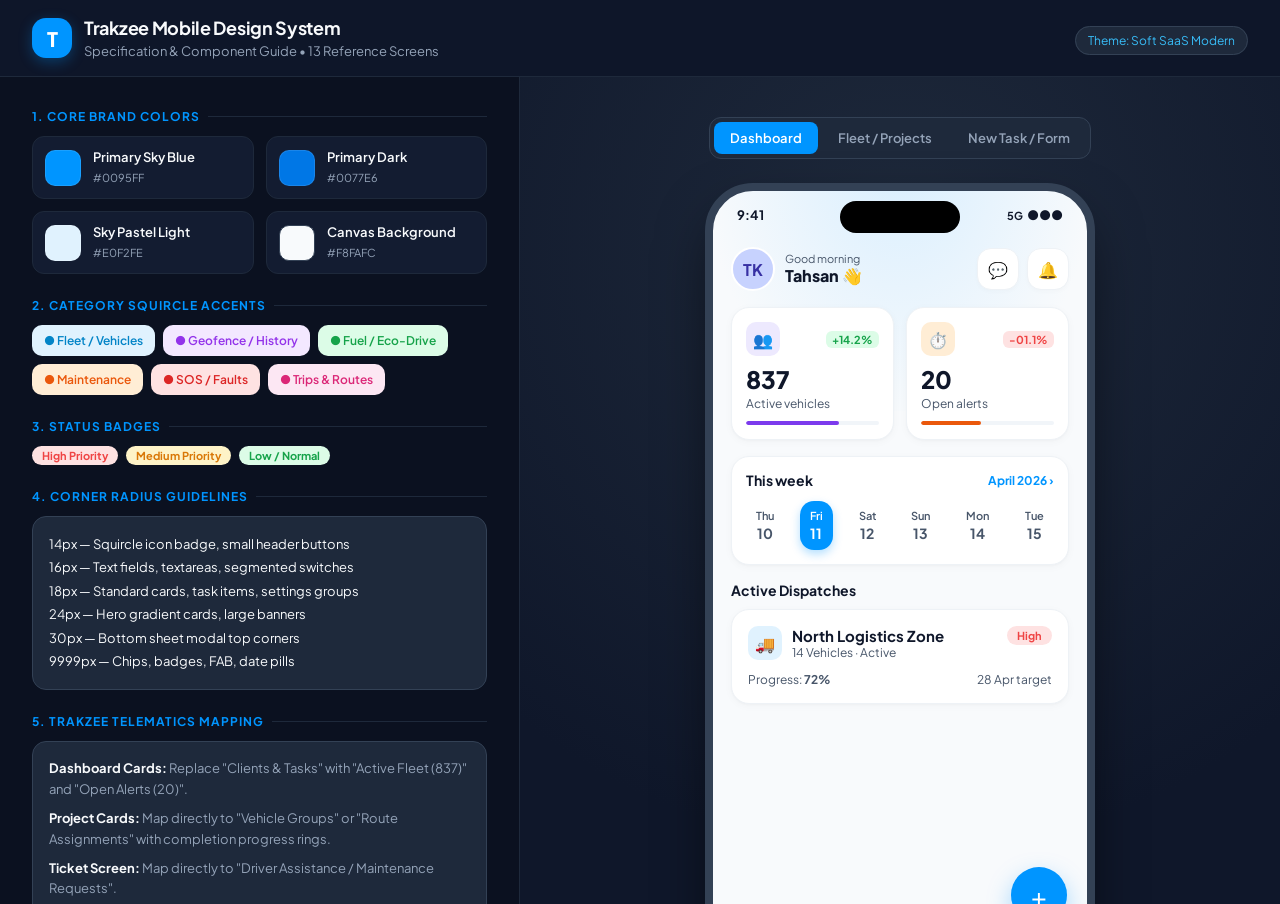
<file: index.html>
<!DOCTYPE html>
<html lang="en">
<head>
  <meta charset="UTF-8">
  <meta name="viewport" content="width=device-width, initial-scale=1.0">
  <title>Trakzee Mobile Design System & UI Guideline</title>
  <link rel="preconnect" href="https://fonts.googleapis.com">
  <link rel="preconnect" href="https://fonts.gstatic.com" crossorigin>
  <link href="https://fonts.googleapis.com/css2?family=Plus+Jakarta+Sans:wght@400;500;600;700;800&display=swap" rel="stylesheet">
  <link rel="stylesheet" href="./theme.css">
  <style>
    * {
      box-sizing: border-box;
      margin: 0;
      padding: 0;
      font-family: var(--font-family);
      -webkit-font-smoothing: antialiased;
    }

    body {
      background-color: #0F172A;
      color: #F8FAFC;
      min-height: 100vh;
      display: flex;
      flex-direction: column;
    }

    /* Top Navigation Banner */
    header {
      background: rgba(15, 23, 42, 0.95);
      border-bottom: 1px solid #1E293B;
      padding: 16px 32px;
      display: flex;
      justify-content: space-between;
      align-items: center;
      position: sticky;
      top: 0;
      z-index: 50;
      backdrop-filter: blur(10px);
    }

    .brand-title {
      display: flex;
      align-items: center;
      gap: 12px;
    }

    .logo-badge {
      width: 40px;
      height: 40px;
      border-radius: var(--radius-squircle);
      background: var(--color-primary);
      display: flex;
      align-items: center;
      justify-content: center;
      color: #fff;
      font-weight: 800;
      font-size: 20px;
      box-shadow: 0 4px 14px var(--color-primary-glow);
    }

    .brand-title h1 {
      font-size: 18px;
      font-weight: 700;
      letter-spacing: -0.3px;
    }

    .brand-title span {
      font-size: 13px;
      color: #94A3B8;
    }

    /* Main Container */
    .workspace {
      display: flex;
      flex: 1;
      overflow: hidden;
    }

    /* Left Sidebar: Tokens & Specs */
    .sidebar {
      width: 520px;
      background: #0B1120;
      border-right: 1px solid #1E293B;
      padding: 32px;
      overflow-y: auto;
      height: calc(100vh - 73px);
    }

    .section-title {
      font-size: 12px;
      font-weight: 700;
      text-transform: uppercase;
      letter-spacing: 1px;
      color: var(--color-primary);
      margin-bottom: 12px;
      display: flex;
      align-items: center;
      gap: 8px;
    }

    .section-title::after {
      content: "";
      flex: 1;
      height: 1px;
      background: #1E293B;
    }

    .token-card {
      background: #1E293B;
      border: 1px solid #334155;
      border-radius: 14px;
      padding: 16px;
      margin-bottom: 24px;
    }

    .color-grid {
      display: grid;
      grid-template-columns: repeat(2, 1fr);
      gap: 12px;
      margin-bottom: 24px;
    }

    .color-swatch {
      background: #131C31;
      border: 1px solid #1E293B;
      border-radius: 12px;
      padding: 12px;
      display: flex;
      align-items: center;
      gap: 12px;
    }

    .swatch-preview {
      width: 36px;
      height: 36px;
      border-radius: 10px;
      border: 1px solid rgba(255, 255, 255, 0.1);
      flex-shrink: 0;
    }

    .swatch-info h4 {
      font-size: 13px;
      font-weight: 600;
      color: #F8FAFC;
    }

    .swatch-info code {
      font-size: 11px;
      color: #94A3B8;
    }

    /* Category Pastel Badges Preview */
    .category-pills {
      display: flex;
      flex-wrap: wrap;
      gap: 8px;
      margin-bottom: 24px;
    }

    .cat-item {
      display: flex;
      align-items: center;
      gap: 8px;
      padding: 8px 12px;
      border-radius: 10px;
      font-size: 12px;
      font-weight: 600;
    }

    /* Right Preview Area: Simulated Mobile Phone */
    .preview-canvas {
      flex: 1;
      background: radial-gradient(circle at 50% 20%, #1E293B 0%, #0F172A 80%);
      display: flex;
      flex-direction: column;
      align-items: center;
      padding: 40px 20px;
      overflow-y: auto;
      height: calc(100vh - 73px);
    }

    .phone-selector {
      display: flex;
      background: #1E293B;
      padding: 4px;
      border-radius: 12px;
      margin-bottom: 24px;
      gap: 4px;
      border: 1px solid #334155;
    }

    .phone-tab {
      padding: 8px 16px;
      border-radius: 8px;
      font-size: 13px;
      font-weight: 600;
      color: #94A3B8;
      border: none;
      background: transparent;
      cursor: pointer;
      transition: all 0.2s ease;
    }

    .phone-tab.active {
      background: var(--color-primary);
      color: #fff;
    }

    /* Mobile Frame */
    .mobile-frame {
      width: 390px;
      min-height: 844px;
      background: var(--color-canvas);
      border-radius: 48px;
      border: 8px solid #334155;
      box-shadow: 0 25px 60px -15px rgba(0, 0, 0, 0.7);
      position: relative;
      overflow: hidden;
      display: flex;
      flex-direction: column;
      color: var(--color-text-primary);
    }

    /* Dynamic Island / Notch */
    .dynamic-island {
      width: 120px;
      height: 32px;
      background: #000;
      border-radius: 20px;
      position: absolute;
      top: 10px;
      left: 50%;
      transform: translateX(-50%);
      z-index: 100;
    }

    .phone-status-bar {
      height: 48px;
      padding: 12px 24px;
      display: flex;
      justify-content: space-between;
      align-items: center;
      font-size: 13px;
      font-weight: 700;
      z-index: 90;
      position: relative;
    }

    /* Atmospheric Sky-Blue Radial Glow */
    .phone-glow {
      position: absolute;
      top: 0;
      left: 0;
      right: 0;
      height: 220px;
      background: radial-gradient(ellipse at 50% -20%, #D8EEFE 0%, rgba(248, 250, 252, 0) 75%);
      pointer-events: none;
      z-index: 1;
    }

    .phone-body {
      padding: 0 18px 90px 18px;
      position: relative;
      z-index: 2;
      flex: 1;
      overflow-y: auto;
    }

    /* In-Phone Components */
    .phone-header {
      display: flex;
      justify-content: space-between;
      align-items: center;
      margin-bottom: 16px;
    }

    .user-pill {
      display: flex;
      align-items: center;
      gap: 10px;
    }

    .avatar {
      width: 44px;
      height: 44px;
      border-radius: 9999px;
      background: #C7D2FE;
      display: flex;
      align-items: center;
      justify-content: center;
      font-weight: 700;
      color: #3730A3;
      border: 2px solid #fff;
    }

    .header-icons {
      display: flex;
      gap: 8px;
    }

    .icon-btn {
      width: 42px;
      height: 42px;
      border-radius: var(--radius-squircle);
      background: #fff;
      border: 1px solid var(--color-border-subtle);
      display: flex;
      align-items: center;
      justify-content: center;
      color: var(--color-text-secondary);
      cursor: pointer;
      box-shadow: 0 2px 4px rgba(0, 0, 0, 0.02);
    }

    /* Metric Grid */
    .metric-grid {
      display: grid;
      grid-template-columns: 1fr 1fr;
      gap: 12px;
      margin-bottom: 16px;
    }

    .metric-card {
      background: #fff;
      border: 1px solid var(--color-border-subtle);
      border-radius: var(--radius-card);
      padding: 14px;
      box-shadow: var(--shadow-card);
    }

    .metric-card-top {
      display: flex;
      justify-content: space-between;
      align-items: center;
      margin-bottom: 8px;
    }

    .squircle-icon {
      width: 34px;
      height: 34px;
      border-radius: 10px;
      display: flex;
      align-items: center;
      justify-content: center;
    }

    .trend-tag {
      font-size: 11px;
      font-weight: 700;
      padding: 2px 6px;
      border-radius: 6px;
    }

    .metric-num {
      font-size: 24px;
      font-weight: 800;
      color: var(--color-text-primary);
      margin-bottom: 2px;
    }

    .metric-label {
      font-size: 12px;
      color: var(--color-text-secondary);
      margin-bottom: 10px;
    }

    .progress-bar {
      height: 4px;
      border-radius: 9999px;
      background: var(--color-surface-subtle);
      overflow: hidden;
    }

    .progress-fill {
      height: 100%;
      border-radius: 9999px;
    }

    /* Calendar Strip */
    .calendar-strip {
      background: #fff;
      border: 1px solid var(--color-border-subtle);
      border-radius: var(--radius-card);
      padding: 14px;
      margin-bottom: 16px;
      box-shadow: var(--shadow-card);
    }

    .date-row {
      display: flex;
      justify-content: space-between;
      margin-top: 12px;
    }

    .date-pill {
      display: flex;
      flex-direction: column;
      align-items: center;
      padding: 8px 10px;
      border-radius: 14px;
      font-size: 11px;
      font-weight: 600;
      color: var(--color-text-secondary);
    }

    .date-pill.active {
      background: var(--color-primary);
      color: #fff;
      box-shadow: 0 4px 10px var(--color-primary-glow);
    }

    .date-pill strong {
      font-size: 14px;
      margin-top: 2px;
    }

    /* Project Cards */
    .project-card {
      background: #fff;
      border: 1px solid var(--color-border-subtle);
      border-radius: var(--radius-card);
      padding: 16px;
      margin-bottom: 12px;
      box-shadow: var(--shadow-card);
    }

    .project-top {
      display: flex;
      justify-content: space-between;
      align-items: flex-start;
      margin-bottom: 12px;
    }

    .project-title {
      font-size: 15px;
      font-weight: 700;
      color: var(--color-text-primary);
    }

    .project-sub {
      font-size: 12px;
      color: var(--color-text-secondary);
    }

    .status-badge {
      padding: 3px 10px;
      border-radius: var(--radius-pill);
      font-size: 11px;
      font-weight: 700;
    }

    .badge-high {
      background: var(--status-high-bg);
      color: var(--status-high-text);
    }

    .badge-med {
      background: var(--status-med-bg);
      color: var(--status-med-text);
    }

    .badge-low {
      background: var(--status-low-bg);
      color: var(--status-low-text);
    }

    /* Floating Action Button */
    .fab {
      position: absolute;
      bottom: 96px;
      right: 20px;
      width: 56px;
      height: 56px;
      background: var(--color-primary);
      border-radius: var(--radius-pill);
      border: none;
      color: #fff;
      font-size: 26px;
      display: flex;
      align-items: center;
      justify-content: center;
      box-shadow: var(--shadow-fab);
      cursor: pointer;
      z-index: 40;
    }

    /* Bottom Navigation Bar */
    .bottom-nav {
      position: absolute;
      bottom: 0;
      left: 0;
      right: 0;
      height: 80px;
      background: #fff;
      border-top: 1px solid var(--color-border-subtle);
      display: flex;
      justify-content: space-around;
      align-items: center;
      padding-bottom: 16px;
      z-index: 50;
    }

    .nav-item {
      display: flex;
      flex-direction: column;
      align-items: center;
      gap: 4px;
      font-size: 11px;
      font-weight: 600;
      color: var(--color-text-secondary);
      position: relative;
      cursor: pointer;
    }

    .nav-item.active {
      color: var(--color-primary);
    }

    .nav-indicator {
      position: absolute;
      top: -12px;
      width: 32px;
      height: 3px;
      border-radius: 2px;
      background: var(--color-primary);
    }

    /* Segmented Control */
    .segmented-tabs {
      display: flex;
      gap: 6px;
      margin-bottom: 14px;
    }

    .seg-pill {
      padding: 8px 14px;
      border-radius: var(--radius-pill);
      font-size: 13px;
      font-weight: 600;
      border: 1px solid var(--color-border-input);
      background: #fff;
      color: var(--color-text-secondary);
      cursor: pointer;
    }

    .seg-pill.active {
      background: var(--color-primary);
      color: #fff;
      border-color: var(--color-primary);
    }

    /* Input Field */
    .input-group {
      margin-bottom: 14px;
    }

    .input-label {
      display: block;
      font-size: 13px;
      font-weight: 700;
      color: var(--color-text-primary);
      margin-bottom: 6px;
    }

    .text-input {
      width: 100%;
      height: 48px;
      border-radius: var(--radius-input);
      border: 1px solid var(--color-border-input);
      background: #fff;
      padding: 0 16px;
      font-size: 14px;
      color: var(--color-text-primary);
      outline: none;
      transition: all 0.2s ease;
    }

    .text-input:focus, .text-input.focused {
      border-color: var(--color-primary);
      box-shadow: 0 0 0 3px rgba(0, 149, 255, 0.12);
    }

    /* Primary CTA */
    .primary-cta {
      width: 100%;
      height: 52px;
      background: var(--color-primary);
      color: #fff;
      border: none;
      border-radius: var(--radius-input);
      font-size: 15px;
      font-weight: 700;
      box-shadow: var(--shadow-primary-cta);
      cursor: pointer;
      display: flex;
      align-items: center;
      justify-content: center;
    }

    .primary-cta.disabled {
      background: var(--color-surface-subtle);
      color: var(--color-text-muted);
      box-shadow: none;
      cursor: not-allowed;
    }
  </style>
</head>
<body>

  <!-- Top Header -->
  <header>
    <div class="brand-title">
      <div class="logo-badge">T</div>
      <div>
        <h1>Trakzee Mobile Design System</h1>
        <span>Specification & Component Guide • 13 Reference Screens</span>
      </div>
    </div>
    <div>
      <span style="font-size: 12px; background: #1E293B; padding: 6px 12px; border-radius: 9999px; border: 1px solid #334155; color: #38BDF8;">
        Theme: Soft SaaS Modern
      </span>
    </div>
  </header>

  <!-- Workspace Container -->
  <div class="workspace">
    
    <!-- Left Sidebar: Tokens & Specifications -->
    <div class="sidebar">
      
      <div class="section-title">1. Core Brand Colors</div>
      <div class="color-grid">
        <div class="color-swatch">
          <div class="swatch-preview" style="background: #0095FF;"></div>
          <div class="swatch-info">
            <h4>Primary Sky Blue</h4>
            <code>#0095FF</code>
          </div>
        </div>
        <div class="color-swatch">
          <div class="swatch-preview" style="background: #0077E6;"></div>
          <div class="swatch-info">
            <h4>Primary Dark</h4>
            <code>#0077E6</code>
          </div>
        </div>
        <div class="color-swatch">
          <div class="swatch-preview" style="background: #E0F2FE;"></div>
          <div class="swatch-info">
            <h4>Sky Pastel Light</h4>
            <code>#E0F2FE</code>
          </div>
        </div>
        <div class="color-swatch">
          <div class="swatch-preview" style="background: #F8FAFC; border: 1px solid #334155;"></div>
          <div class="swatch-info">
            <h4>Canvas Background</h4>
            <code>#F8FAFC</code>
          </div>
        </div>
      </div>

      <div class="section-title">2. Category Squircle Accents</div>
      <div class="category-pills">
        <div class="cat-item" style="background: #E0F2FE; color: #0284C7;">● Fleet / Vehicles</div>
        <div class="cat-item" style="background: #F3E8FF; color: #9333EA;">● Geofence / History</div>
        <div class="cat-item" style="background: #DCFCE7; color: #16A34A;">● Fuel / Eco-Drive</div>
        <div class="cat-item" style="background: #FFEDD5; color: #EA580C;">● Maintenance</div>
        <div class="cat-item" style="background: #FEE2E2; color: #DC2626;">● SOS / Faults</div>
        <div class="cat-item" style="background: #FCE7F3; color: #DB2777;">● Trips & Routes</div>
      </div>

      <div class="section-title">3. Status Badges</div>
      <div style="display: flex; gap: 8px; margin-bottom: 24px;">
        <span class="status-badge badge-high">High Priority</span>
        <span class="status-badge badge-med">Medium Priority</span>
        <span class="status-badge badge-low">Low / Normal</span>
      </div>

      <div class="section-title">4. Corner Radius Guidelines</div>
      <div class="token-card" style="font-size: 13px; line-height: 1.8;">
        <div><code>14px</code> — Squircle icon badge, small header buttons</div>
        <div><code>16px</code> — Text fields, textareas, segmented switches</div>
        <div><code>18px</code> — Standard cards, task items, settings groups</div>
        <div><code>24px</code> — Hero gradient cards, large banners</div>
        <div><code>30px</code> — Bottom sheet modal top corners</div>
        <div><code>9999px</code> — Chips, badges, FAB, date pills</div>
      </div>

      <div class="section-title">5. Trakzee Telematics Mapping</div>
      <div class="token-card" style="font-size: 13px; line-height: 1.6; color: #94A3B8;">
        <p style="margin-bottom: 8px;"><strong style="color: #F8FAFC;">Dashboard Cards:</strong> Replace "Clients & Tasks" with "Active Fleet (837)" and "Open Alerts (20)".</p>
        <p style="margin-bottom: 8px;"><strong style="color: #F8FAFC;">Project Cards:</strong> Map directly to "Vehicle Groups" or "Route Assignments" with completion progress rings.</p>
        <p style="margin-bottom: 8px;"><strong style="color: #F8FAFC;">Ticket Screen:</strong> Map directly to "Driver Assistance / Maintenance Requests".</p>
        <p><strong style="color: #F8FAFC;">Bottom Sheet:</strong> Quick actions for "Add Geofence", "Assign Vehicle", "Log Fuel", "Report Issue".</p>
      </div>

    </div>

    <!-- Right Side: Live Interactive Mobile Simulator -->
    <div class="preview-canvas">
      
      <!-- Screen Switcher -->
      <div class="phone-selector">
        <button class="phone-tab active" onclick="switchScreen('dashboard')">Dashboard</button>
        <button class="phone-tab" onclick="switchScreen('projects')">Fleet / Projects</button>
        <button class="phone-tab" onclick="switchScreen('form')">New Task / Form</button>
      </div>

      <!-- Simulated Mobile Device -->
      <div class="mobile-frame">
        <div class="dynamic-island"></div>
        <div class="phone-glow"></div>

        <!-- Status Bar -->
        <div class="phone-status-bar">
          <span>9:41</span>
          <div style="display: flex; gap: 4px; align-items: center;">
            <span style="font-size: 11px;">5G</span>
            <span>●●●</span>
          </div>
        </div>

        <!-- Phone Content Area -->
        <div class="phone-body" id="screen-dashboard">
          
          <!-- Header -->
          <div class="phone-header" style="margin-top: 8px;">
            <div class="user-pill">
              <div class="avatar">TK</div>
              <div>
                <div style="font-size: 11px; color: var(--color-text-secondary);">Good morning</div>
                <div style="font-size: 16px; font-weight: 800;">Tahsan 👋</div>
              </div>
            </div>
            <div class="header-icons">
              <div class="icon-btn">💬</div>
              <div class="icon-btn">🔔</div>
            </div>
          </div>

          <!-- 2-Column Metric Grid -->
          <div class="metric-grid">
            <div class="metric-card">
              <div class="metric-card-top">
                <div class="squircle-icon" style="background: #EDE9FE; color: #7C3AED;">👥</div>
                <span class="trend-tag" style="background: #DCFCE7; color: #16A34A;">+14.2%</span>
              </div>
              <div class="metric-num">837</div>
              <div class="metric-label">Active vehicles</div>
              <div class="progress-bar">
                <div class="progress-fill" style="width: 70%; background: #7C3AED;"></div>
              </div>
            </div>

            <div class="metric-card">
              <div class="metric-card-top">
                <div class="squircle-icon" style="background: #FFEDD5; color: #EA580C;">⏱️</div>
                <span class="trend-tag" style="background: #FEE2E2; color: #EF4444;">-01.1%</span>
              </div>
              <div class="metric-num">20</div>
              <div class="metric-label">Open alerts</div>
              <div class="progress-bar">
                <div class="progress-fill" style="width: 45%; background: #EA580C;"></div>
              </div>
            </div>
          </div>

          <!-- Weekly Strip -->
          <div class="calendar-strip">
            <div style="display: flex; justify-content: space-between; align-items: center;">
              <span style="font-size: 14px; font-weight: 700;">This week</span>
              <span style="font-size: 12px; font-weight: 700; color: var(--color-primary);">April 2026 ›</span>
            </div>
            <div class="date-row">
              <div class="date-pill">Thu<strong>10</strong></div>
              <div class="date-pill active">Fri<strong>11</strong></div>
              <div class="date-pill">Sat<strong>12</strong></div>
              <div class="date-pill">Sun<strong>13</strong></div>
              <div class="date-pill">Mon<strong>14</strong></div>
              <div class="date-pill">Tue<strong>15</strong></div>
            </div>
          </div>

          <!-- Project Summary -->
          <div style="font-size: 14px; font-weight: 700; margin-bottom: 10px;">Active Dispatches</div>
          
          <div class="project-card">
            <div class="project-top">
              <div style="display: flex; gap: 10px; align-items: center;">
                <div class="squircle-icon" style="background: #E0F2FE; color: #0284C7;">🚚</div>
                <div>
                  <div class="project-title">North Logistics Zone</div>
                  <div class="project-sub">14 Vehicles · Active</div>
                </div>
              </div>
              <span class="status-badge badge-high">High</span>
            </div>
            <div style="display: flex; justify-content: space-between; align-items: center; font-size: 12px; color: var(--color-text-secondary);">
              <span>Progress: <strong>72%</strong></span>
              <span>28 Apr target</span>
            </div>
          </div>

        </div>

        <!-- Phone Content Area: Fleet / Projects -->
        <div class="phone-body" id="screen-projects" style="display: none;">
          <div class="phone-header" style="margin-top: 12px;">
            <h2 style="font-size: 22px; font-weight: 800;">Fleet Groups</h2>
            <div class="header-icons">
              <div class="icon-btn">💬</div>
              <div class="icon-btn">🔔</div>
            </div>
          </div>

          <!-- Search Input -->
          <div style="display: flex; gap: 8px; margin-bottom: 14px;">
            <input type="text" class="text-input" placeholder="Search vehicles, drivers..." style="flex: 1;">
            <div class="icon-btn" style="width: 48px; height: 48px;">🔍</div>
          </div>

          <!-- Filter Pills -->
          <div class="segmented-tabs">
            <div class="seg-pill active">All 5</div>
            <div class="seg-pill">Active 3</div>
            <div class="seg-pill">Idle 1</div>
            <div class="seg-pill">Done 1</div>
          </div>

          <!-- Project Card 1 -->
          <div class="project-card">
            <div class="project-top">
              <div style="display: flex; gap: 10px; align-items: center;">
                <div class="squircle-icon" style="background: #E0F2FE; color: #0284C7;">🏢</div>
                <div>
                  <div class="project-title">Office Logistics Fleet</div>
                  <div class="project-sub">Nordwind Group</div>
                </div>
              </div>
              <span class="status-badge badge-high">High</span>
            </div>
            <div style="display: flex; justify-content: space-between; align-items: center; font-size: 12px; color: var(--color-text-secondary);">
              <span style="font-weight: 700; color: #0284C7;">72% Complete</span>
              <span>34 / 47 tasks</span>
            </div>
          </div>

          <!-- Project Card 2 -->
          <div class="project-card">
            <div class="project-top">
              <div style="display: flex; gap: 10px; align-items: center;">
                <div class="squircle-icon" style="background: #F3E8FF; color: #9333EA;">⏱️</div>
                <div>
                  <div class="project-title">Express Delivery Batch</div>
                  <div class="project-sub">Helix Health</div>
                </div>
              </div>
              <span class="status-badge badge-med">Medium</span>
            </div>
            <div style="display: flex; justify-content: space-between; align-items: center; font-size: 12px; color: var(--color-text-secondary);">
              <span style="font-weight: 700; color: #9333EA;">45% Complete</span>
              <span>21 / 52 tasks</span>
            </div>
          </div>

        </div>

        <!-- Phone Content Area: Form -->
        <div class="phone-body" id="screen-form" style="display: none;">
          <div class="phone-header" style="margin-top: 12px;">
            <div>
              <div style="font-size: 11px; color: var(--color-text-secondary);">Create</div>
              <h2 style="font-size: 20px; font-weight: 800;">New Task</h2>
            </div>
            <div class="icon-btn">✕</div>
          </div>

          <div class="input-group">
            <label class="input-label">Task title</label>
            <input type="text" class="text-input" value="Audit telematics sensor calibration">
          </div>

          <div class="input-group">
            <label class="input-label">Description</label>
            <textarea class="text-input focused" style="height: 80px; padding-top: 10px;">Check GPS drift and odometer discrepancy on truck series B.</textarea>
          </div>

          <div class="input-group">
            <label class="input-label">Priority</label>
            <div class="segmented-tabs">
              <div class="seg-pill">High</div>
              <div class="seg-pill active">Medium</div>
              <div class="seg-pill">Low</div>
            </div>
          </div>

          <div style="margin-top: 20px;">
            <button class="primary-cta">Create Task</button>
          </div>
        </div>

        <!-- Floating Action Button -->
        <button class="fab">+</button>

        <!-- Bottom Navigation Bar -->
        <div class="bottom-nav">
          <div class="nav-item active">
            <div class="nav-indicator"></div>
            <span>⊞</span>
            <span>Home</span>
          </div>
          <div class="nav-item">
            <span>📁</span>
            <span>Fleet</span>
          </div>
          <div class="nav-item">
            <span>☑</span>
            <span>Board</span>
          </div>
          <div class="nav-item">
            <span>📅</span>
            <span>Calendar</span>
          </div>
          <div class="nav-item">
            <span>⚙</span>
            <span>More</span>
          </div>
        </div>

      </div>

    </div>

  </div>

  <script>
    function switchScreen(screen) {
      document.querySelectorAll('.phone-tab').forEach(b => b.classList.remove('active'));
      event.target.classList.add('active');

      document.getElementById('screen-dashboard').style.display = 'none';
      document.getElementById('screen-projects').style.display = 'none';
      document.getElementById('screen-form').style.display = 'none';

      document.getElementById('screen-' + screen).style.display = 'block';
    }
  </script>
</body>
</html>
</file>
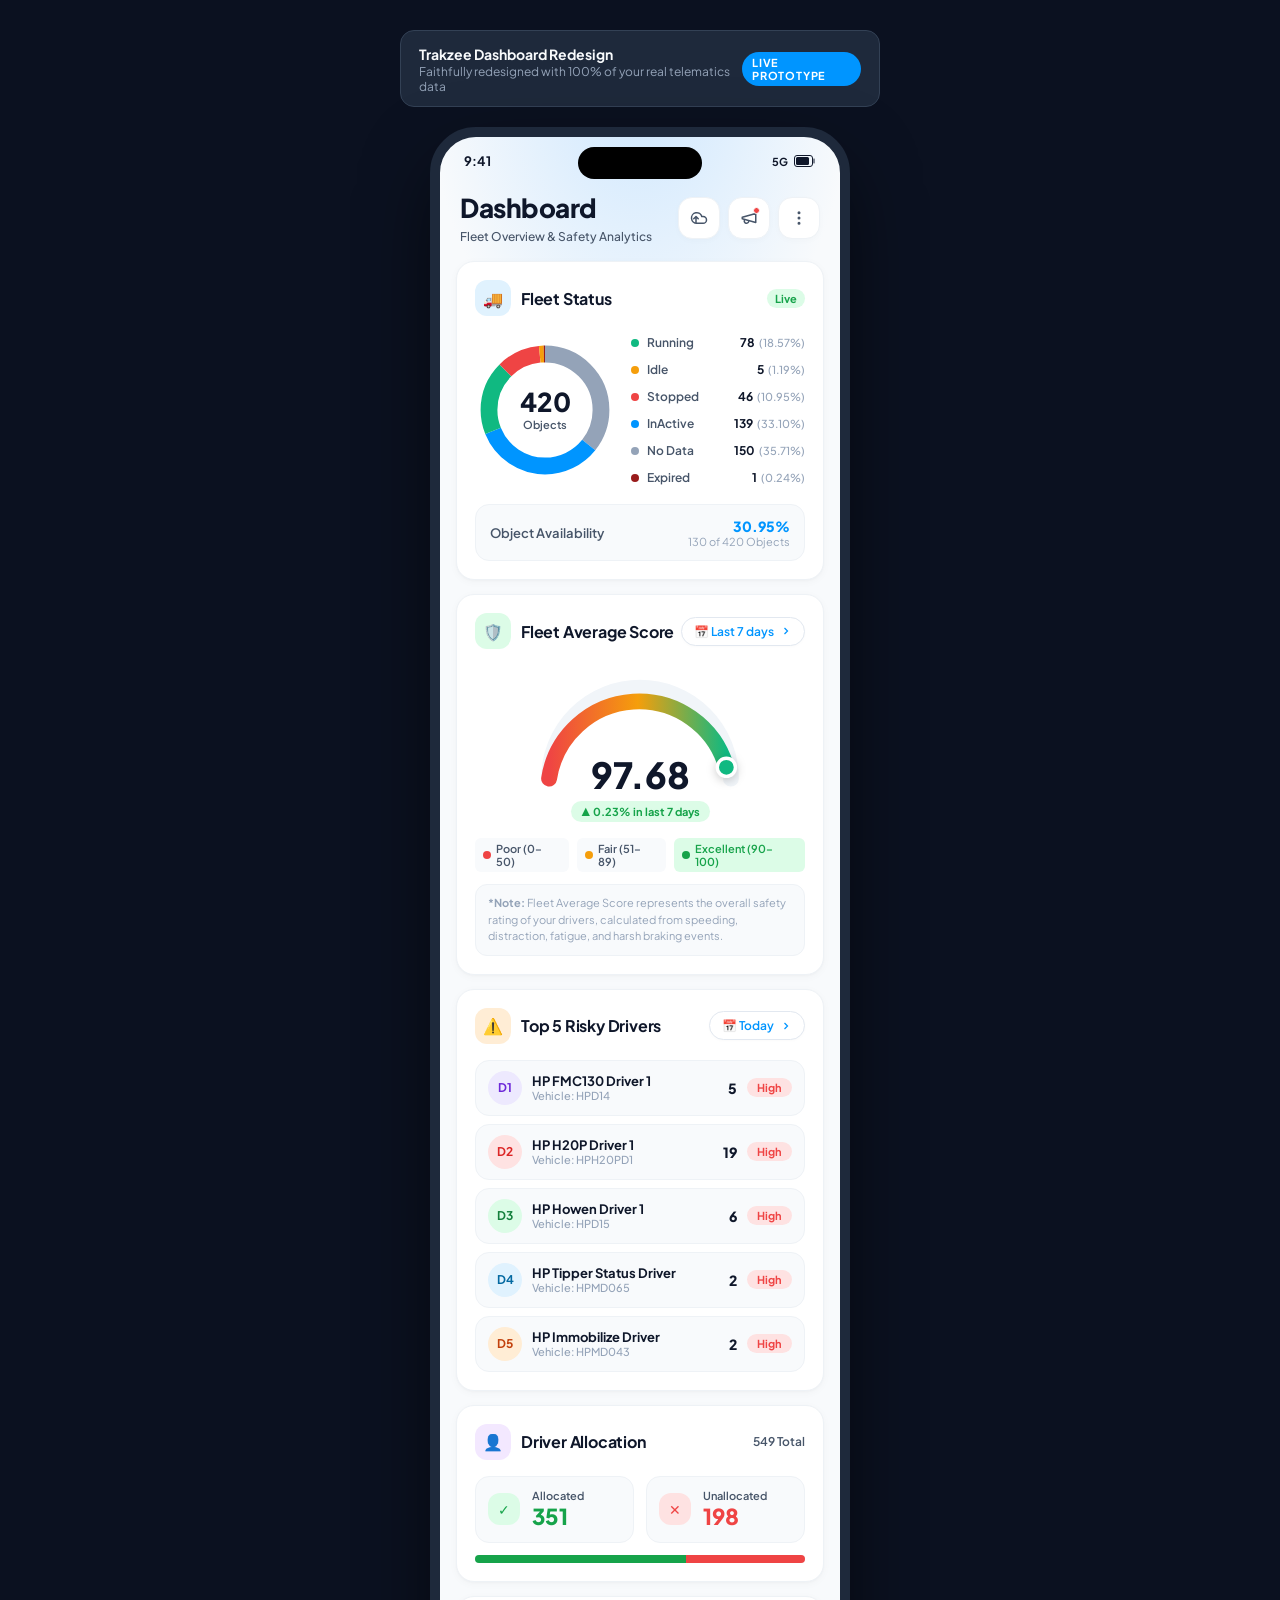
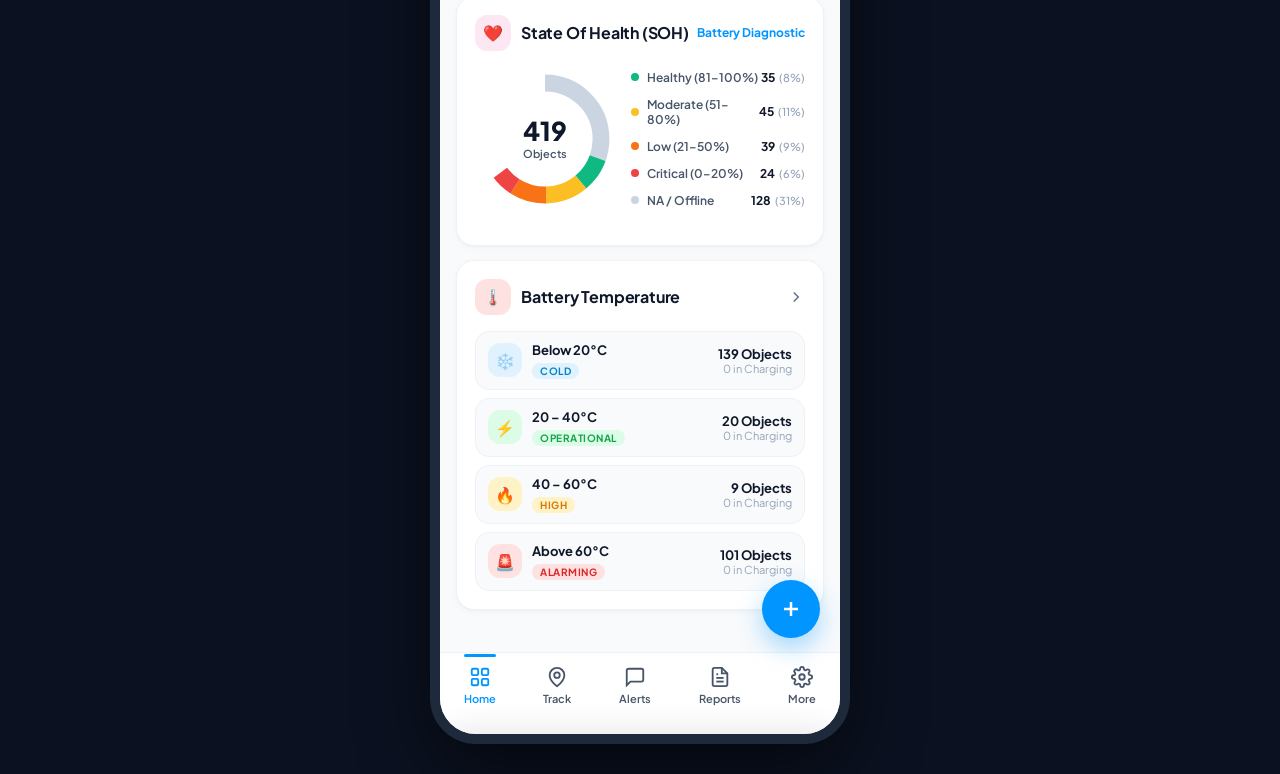
<file: dashboard-prototype.html>
<!DOCTYPE html>
<html lang="en">
<head>
  <meta charset="UTF-8">
  <meta name="viewport" content="width=device-width, initial-scale=1.0">
  <title>Trakzee Redesigned Mobile Dashboard — Prototype</title>
  <link rel="preconnect" href="https://fonts.googleapis.com">
  <link rel="preconnect" href="https://fonts.gstatic.com" crossorigin>
  <link href="https://fonts.googleapis.com/css2?family=Plus+Jakarta+Sans:wght@400;500;600;700;800&display=swap" rel="stylesheet">
  <link rel="stylesheet" href="./theme.css">
  <style>
    * {
      box-sizing: border-box;
      margin: 0;
      padding: 0;
      font-family: var(--font-family);
      -webkit-font-smoothing: antialiased;
    }

    body {
      background: #0B1120;
      color: var(--color-text-primary);
      min-height: 100vh;
      display: flex;
      flex-direction: column;
      align-items: center;
      padding: 30px 16px;
    }

    /* Top Demo Bar */
    .prototype-bar {
      width: 100%;
      max-width: 480px;
      margin-bottom: 20px;
      display: flex;
      justify-content: space-between;
      align-items: center;
      background: #1E293B;
      padding: 12px 18px;
      border-radius: 14px;
      border: 1px solid #334155;
      color: #F8FAFC;
    }

    .prototype-tag {
      font-size: 11px;
      font-weight: 700;
      text-transform: uppercase;
      letter-spacing: 0.8px;
      padding: 4px 10px;
      border-radius: 9999px;
      background: var(--color-primary);
      color: #fff;
    }

    /* Mobile Frame */
    .phone-container {
      width: 100%;
      max-width: 420px;
      min-height: 900px;
      background: var(--color-canvas);
      border-radius: 46px;
      border: 10px solid #1E293B;
      box-shadow: 0 30px 80px -15px rgba(0, 0, 0, 0.75);
      position: relative;
      overflow: hidden;
      display: flex;
      flex-direction: column;
    }

    /* Atmospheric Sky-Blue Glow behind status bar & header */
    .phone-atmospheric-glow {
      position: absolute;
      top: 0;
      left: 0;
      right: 0;
      height: 240px;
      background: radial-gradient(ellipse at 50% -25%, #CEE7FE 0%, rgba(248, 250, 252, 0) 75%);
      pointer-events: none;
      z-index: 1;
    }

    /* iOS Dynamic Island & Status Bar */
    .status-bar {
      height: 48px;
      padding: 12px 24px;
      display: flex;
      justify-content: space-between;
      align-items: center;
      font-size: 13px;
      font-weight: 700;
      z-index: 20;
      position: relative;
    }

    .dynamic-island {
      width: 124px;
      height: 32px;
      background: #000000;
      border-radius: 20px;
      position: absolute;
      top: 10px;
      left: 50%;
      transform: translateX(-50%);
      z-index: 30;
    }

    /* Main Scrollable Content */
    .dashboard-content {
      flex: 1;
      overflow-y: auto;
      padding: 6px 16px 110px 16px;
      position: relative;
      z-index: 10;
      -webkit-overflow-scrolling: touch;
    }

    /* App Header */
    .app-header {
      display: flex;
      justify-content: space-between;
      align-items: center;
      margin-bottom: 16px;
      padding: 0 4px;
    }

    .header-title-group h1 {
      font-size: 26px;
      font-weight: 800;
      color: var(--color-text-primary);
      letter-spacing: -0.5px;
    }

    .header-title-group span {
      font-size: 12px;
      color: var(--color-text-secondary);
      font-weight: 500;
    }

    .header-actions {
      display: flex;
      gap: 8px;
    }

    .header-icon-btn {
      width: 42px;
      height: 42px;
      border-radius: var(--radius-squircle);
      background: #FFFFFF;
      border: 1px solid var(--color-border-subtle);
      display: flex;
      align-items: center;
      justify-content: center;
      cursor: pointer;
      box-shadow: 0 2px 6px rgba(0, 0, 0, 0.02);
      color: var(--color-text-secondary);
      position: relative;
      transition: all 0.2s ease;
    }

    .header-icon-btn:hover {
      background: #F8FAFC;
    }

    .notification-dot {
      position: absolute;
      top: 9px;
      right: 9px;
      width: 7px;
      height: 7px;
      background: #EF4444;
      border-radius: 9999px;
      border: 1.5px solid #FFFFFF;
    }

    /* Reusable Modern Card */
    .widget-card {
      background: #FFFFFF;
      border-radius: var(--radius-card);
      border: 1px solid var(--color-border-subtle);
      box-shadow: var(--shadow-card);
      padding: 18px;
      margin-bottom: 14px;
      transition: box-shadow 0.2s ease;
    }

    .widget-card:hover {
      box-shadow: var(--shadow-card-elevated);
    }

    /* Card Header */
    .card-header {
      display: flex;
      justify-content: space-between;
      align-items: center;
      margin-bottom: 16px;
    }

    .card-header-left {
      display: flex;
      align-items: center;
      gap: 10px;
    }

    .card-squircle-icon {
      width: 36px;
      height: 36px;
      border-radius: 12px;
      display: flex;
      align-items: center;
      justify-content: center;
      font-size: 16px;
      flex-shrink: 0;
    }

    .card-title {
      font-size: 16px;
      font-weight: 700;
      color: var(--color-text-primary);
      letter-spacing: -0.2px;
    }

    /* Interactive Filter Pill Buttons */
    .filter-pill-btn {
      display: inline-flex;
      align-items: center;
      gap: 6px;
      background: #FFFFFF;
      border: 1px solid var(--color-border-input);
      border-radius: var(--radius-pill);
      padding: 6px 12px;
      font-size: 12px;
      font-weight: 600;
      color: var(--color-primary);
      cursor: pointer;
      box-shadow: 0 1px 3px rgba(0, 0, 0, 0.02);
      transition: all 0.2s ease;
    }

    .filter-pill-btn:hover {
      background: var(--color-primary-light);
    }

    /* ---------------------------------------
       WIDGET 1: FLEET STATUS (Donut Chart)
    --------------------------------------- */
    .fleet-status-body {
      display: flex;
      align-items: center;
      gap: 16px;
      margin-bottom: 16px;
    }

    .donut-chart-container {
      position: relative;
      width: 140px;
      height: 140px;
      flex-shrink: 0;
    }

    .donut-center-text {
      position: absolute;
      top: 50%;
      left: 50%;
      transform: translate(-50%, -50%);
      text-align: center;
      pointer-events: none;
    }

    .donut-center-number {
      font-size: 26px;
      font-weight: 800;
      color: var(--color-text-primary);
      line-height: 1;
    }

    .donut-center-sub {
      font-size: 11px;
      font-weight: 600;
      color: var(--color-text-secondary);
      margin-top: 3px;
    }

    /* Fleet Legend */
    .fleet-legend-grid {
      display: grid;
      grid-template-columns: 1fr;
      gap: 6px;
      flex: 1;
    }

    .legend-row {
      display: flex;
      justify-content: space-between;
      align-items: center;
      font-size: 12px;
      padding: 3px 0;
    }

    .legend-name {
      display: flex;
      align-items: center;
      gap: 8px;
      font-weight: 600;
      color: var(--color-text-secondary);
    }

    .status-dot-indicator {
      width: 8px;
      height: 8px;
      border-radius: 9999px;
    }

    .legend-val {
      font-weight: 700;
      color: var(--color-text-primary);
    }

    .legend-pct {
      font-size: 11px;
      color: var(--color-text-muted);
      margin-left: 4px;
      font-weight: 500;
    }

    /* Availability Sub-Banner */
    .availability-card {
      background: #F8FAFC;
      border-radius: 14px;
      padding: 12px 14px;
      border: 1px solid #EEF2F6;
      display: flex;
      justify-content: space-between;
      align-items: center;
    }

    .availability-title {
      font-size: 13px;
      font-weight: 600;
      color: var(--color-text-secondary);
    }

    .availability-stat {
      text-align: right;
    }

    .availability-pct {
      font-size: 14px;
      font-weight: 800;
      color: var(--color-primary);
    }

    .availability-sub {
      font-size: 11px;
      color: var(--color-text-muted);
    }

    /* ---------------------------------------
       WIDGET 2: FLEET AVERAGE SCORE (Gauge)
    --------------------------------------- */
    .gauge-wrapper {
      position: relative;
      display: flex;
      flex-direction: column;
      align-items: center;
      margin: 10px 0 16px 0;
    }

    .gauge-svg {
      width: 240px;
      height: 125px;
    }

    .gauge-score-value {
      font-size: 36px;
      font-weight: 800;
      color: var(--color-text-primary);
      margin-top: -38px;
      text-align: center;
    }

    .trend-pill-badge {
      display: inline-flex;
      align-items: center;
      gap: 4px;
      background: #DCFCE7;
      color: #16A34A;
      padding: 4px 10px;
      border-radius: 9999px;
      font-size: 11px;
      font-weight: 700;
      margin-top: 4px;
    }

    /* Legend Pills Row */
    .gauge-ranges {
      display: flex;
      justify-content: center;
      gap: 8px;
      margin-top: 14px;
    }

    .range-pill {
      font-size: 11px;
      font-weight: 600;
      display: flex;
      align-items: center;
      gap: 5px;
      padding: 4px 8px;
      background: #F8FAFC;
      border-radius: 6px;
      color: var(--color-text-secondary);
    }

    .note-box {
      margin-top: 12px;
      background: #F8FAFC;
      border-radius: 12px;
      padding: 10px 12px;
      border: 1px solid #EEF2F6;
      font-size: 11px;
      line-height: 1.5;
      color: var(--color-text-muted);
    }

    /* ---------------------------------------
       WIDGET 3: TOP 5 RISKY DRIVERS
    --------------------------------------- */
    .driver-list {
      display: flex;
      flex-direction: column;
      gap: 8px;
    }

    .driver-row {
      display: flex;
      align-items: center;
      justify-content: space-between;
      padding: 10px 12px;
      background: #F8FAFC;
      border-radius: 14px;
      border: 1px solid #EEF2F6;
      cursor: pointer;
      transition: all 0.2s ease;
    }

    .driver-row:hover {
      background: #F1F5F9;
      transform: translateY(-1px);
    }

    .driver-left {
      display: flex;
      align-items: center;
      gap: 10px;
    }

    .driver-avatar-mini {
      width: 34px;
      height: 34px;
      border-radius: 9999px;
      background: #E2E8F0;
      display: flex;
      align-items: center;
      justify-content: center;
      font-weight: 700;
      font-size: 12px;
      color: #475569;
    }

    .driver-info h4 {
      font-size: 13px;
      font-weight: 700;
      color: var(--color-text-primary);
    }

    .driver-plate {
      font-size: 11px;
      color: var(--color-text-muted);
      font-weight: 500;
    }

    .driver-right {
      display: flex;
      align-items: center;
      gap: 10px;
    }

    .violation-count {
      font-size: 14px;
      font-weight: 800;
      color: var(--color-text-primary);
    }

    .priority-badge-high {
      background: var(--status-high-bg);
      color: var(--status-high-text);
      font-size: 11px;
      font-weight: 700;
      padding: 3px 10px;
      border-radius: var(--radius-pill);
    }

    /* ---------------------------------------
       WIDGET 4: DRIVER ALLOCATION
    --------------------------------------- */
    .allocation-stats-grid {
      display: grid;
      grid-template-columns: 1fr 1fr;
      gap: 12px;
      margin-bottom: 12px;
    }

    .allocation-stat-box {
      background: #F8FAFC;
      border-radius: 14px;
      padding: 12px;
      border: 1px solid #EEF2F6;
      display: flex;
      align-items: center;
      gap: 12px;
    }

    .stat-box-num {
      font-size: 22px;
      font-weight: 800;
    }

    .stat-box-label {
      font-size: 11px;
      color: var(--color-text-secondary);
      font-weight: 600;
    }

    /* Dual Segmented Progress Bar */
    .dual-progress-bar {
      height: 8px;
      background: #F1F5F9;
      border-radius: 9999px;
      overflow: hidden;
      display: flex;
      margin-top: 4px;
    }

    .dual-fill-allocated {
      width: 64%;
      background: #16A34A;
      height: 100%;
    }

    .dual-fill-unallocated {
      width: 36%;
      background: #EF4444;
      height: 100%;
    }

    /* ---------------------------------------
       WIDGET 5: BATTERY TEMPERATURE
    --------------------------------------- */
    .temp-list {
      display: flex;
      flex-direction: column;
      gap: 8px;
    }

    .temp-row {
      display: flex;
      align-items: center;
      justify-content: space-between;
      padding: 10px 12px;
      border-radius: 14px;
      background: #F8FAFC;
      border: 1px solid #EEF2F6;
    }

    .temp-left {
      display: flex;
      align-items: center;
      gap: 10px;
    }

    .temp-badge-pill {
      font-size: 10px;
      font-weight: 700;
      padding: 2px 8px;
      border-radius: 9999px;
      text-transform: uppercase;
      letter-spacing: 0.5px;
    }

    .temp-right {
      text-align: right;
    }

    .temp-objects-count {
      font-size: 13px;
      font-weight: 700;
      color: var(--color-text-primary);
    }

    .temp-charging-sub {
      font-size: 11px;
      color: var(--color-text-muted);
    }

    /* Floating Action Button */
    .fab-button {
      position: absolute;
      bottom: 96px;
      right: 20px;
      width: 58px;
      height: 58px;
      background: var(--color-primary);
      border-radius: 9999px;
      border: none;
      color: #FFFFFF;
      font-size: 24px;
      display: flex;
      align-items: center;
      justify-content: center;
      box-shadow: var(--shadow-fab);
      cursor: pointer;
      z-index: 50;
      transition: transform 0.2s ease;
    }

    .fab-button:hover {
      transform: scale(1.05);
    }

    /* Bottom Navigation Bar */
    .bottom-nav-bar {
      position: absolute;
      bottom: 0;
      left: 0;
      right: 0;
      height: 82px;
      background: #FFFFFF;
      border-top: 1px solid var(--color-border-subtle);
      display: flex;
      justify-content: space-around;
      align-items: center;
      padding-bottom: 16px;
      z-index: 40;
    }

    .nav-tab-item {
      display: flex;
      flex-direction: column;
      align-items: center;
      gap: 4px;
      font-size: 11px;
      font-weight: 600;
      color: var(--color-text-secondary);
      position: relative;
      cursor: pointer;
    }

    .nav-tab-item.active {
      color: var(--color-primary);
    }

    .nav-tab-indicator {
      position: absolute;
      top: -12px;
      width: 32px;
      height: 3px;
      border-radius: 2px;
      background: var(--color-primary);
    }

    /* ---------------------------------------
       BOTTOM SHEET MODAL (Screen 7 Style)
    --------------------------------------- */
    .sheet-scrim {
      position: absolute;
      inset: 0;
      background: var(--color-scrim);
      backdrop-filter: blur(4px);
      z-index: 100;
      display: none;
      opacity: 0;
      transition: opacity 0.3s ease;
    }

    .sheet-modal {
      position: absolute;
      bottom: 0;
      left: 0;
      right: 0;
      background: #FFFFFF;
      border-top-left-radius: var(--radius-sheet);
      border-top-right-radius: var(--radius-sheet);
      padding: 16px 20px 40px 20px;
      box-shadow: var(--shadow-sheet);
      transform: translateY(100%);
      transition: transform 0.3s cubic-bezier(0.16, 1, 0.3, 1);
      z-index: 101;
    }

    .sheet-handle {
      width: 42px;
      height: 4px;
      background: #CBD5E1;
      border-radius: 9999px;
      margin: 0 auto 16px auto;
    }

    .sheet-title {
      font-size: 20px;
      font-weight: 800;
      color: var(--color-text-primary);
      margin-bottom: 4px;
    }

    .sheet-subtitle {
      font-size: 13px;
      color: var(--color-text-secondary);
      margin-bottom: 18px;
    }

    .sheet-action-item {
      display: flex;
      align-items: center;
      gap: 14px;
      padding: 12px 14px;
      border-radius: 16px;
      border: 1px solid var(--color-border-subtle);
      margin-bottom: 10px;
      cursor: pointer;
      background: #FFFFFF;
      transition: background 0.15s ease;
    }

    .sheet-action-item:hover {
      background: #F8FAFC;
    }
  </style>
</head>
<body>

  <!-- Top Preview Bar -->
  <div class="prototype-bar">
    <div>
      <strong style="font-size: 14px;">Trakzee Dashboard Redesign</strong>
      <div style="font-size: 12px; color: #94A3B8;">Faithfully redesigned with 100% of your real telematics data</div>
    </div>
    <span class="prototype-tag">Live Prototype</span>
  </div>

  <!-- Mobile Device Shell -->
  <div class="phone-container">
    
    <!-- Atmospheric Radial Sky-Blue Glow -->
    <div class="phone-atmospheric-glow"></div>
    <div class="dynamic-island"></div>

    <!-- Status Bar -->
    <div class="status-bar">
      <span>9:41</span>
      <div style="display: flex; gap: 6px; align-items: center;">
        <span style="font-size: 11px;">5G</span>
        <svg width="22" height="12" viewBox="0 0 22 12" fill="none"><rect x="0.5" y="0.5" width="18" height="11" rx="2.5" stroke="#0F172A"/><rect x="2" y="2" width="13" height="8" rx="1.5" fill="#0F172A"/><path d="M20 4V8" stroke="#0F172A" stroke-linecap="round"/></svg>
      </div>
    </div>

    <!-- Scrollable Dashboard Content -->
    <div class="dashboard-content">
      
      <!-- App Header -->
      <div class="app-header">
        <div class="header-title-group">
          <h1>Dashboard</h1>
          <span>Fleet Overview & Safety Analytics</span>
        </div>
        <div class="header-actions">
          <!-- Sync / Cloud Button -->
          <button class="header-icon-btn" title="Sync Telematics">
            <svg width="18" height="18" viewBox="0 0 24 24" fill="none" stroke="currentColor" stroke-width="2" stroke-linecap="round" stroke-linejoin="round"><path d="M17.5 19H9a7 7 0 1 1 6.71-9h1.79a4.5 4.5 0 1 1 0 9Z"/><path d="m11 13-3-3m0 0-3 3m3-3v8"/></svg>
          </button>
          <!-- Announcements Megaphone with Unread Dot -->
          <button class="header-icon-btn" title="Announcements">
            <div class="notification-dot"></div>
            <svg width="18" height="18" viewBox="0 0 24 24" fill="none" stroke="currentColor" stroke-width="2" stroke-linecap="round" stroke-linejoin="round"><path d="m3 11 18-5v12L3 13v-2z"/><path d="M11.6 16.8a3 3 0 1 1-5.8-1.6"/></svg>
          </button>
          <!-- More Options -->
          <button class="header-icon-btn" title="Options">
            <svg width="18" height="18" viewBox="0 0 24 24" fill="none" stroke="currentColor" stroke-width="2" stroke-linecap="round" stroke-linejoin="round"><circle cx="12" cy="12" r="1"/><circle cx="12" cy="5" r="1"/><circle cx="12" cy="19" r="1"/></svg>
          </button>
        </div>
      </div>

      <!-- ==========================================
           WIDGET 1: FLEET STATUS (Donut Chart)
      ========================================== -->
      <div class="widget-card">
        <div class="card-header">
          <div class="card-header-left">
            <div class="card-squircle-icon" style="background: var(--category-blue-bg); color: var(--category-blue-icon);">
              🚚
            </div>
            <div>
              <div class="card-title">Fleet Status</div>
            </div>
          </div>
          <span style="font-size: 11px; font-weight: 700; color: #16A34A; background: #DCFCE7; padding: 3px 8px; border-radius: 9999px;">Live</span>
        </div>

        <div class="fleet-status-body">
          <!-- Donut Chart SVG -->
          <div class="donut-chart-container">
            <svg width="140" height="140" viewBox="0 0 100 100" style="transform: rotate(-90deg);">
              <!-- Total circumference = 2 * PI * 40 = ~251.32 -->
              <!-- No Data: 35.71% -> 89.7 -->
              <circle cx="50" cy="50" r="40" fill="transparent" stroke="#94A3B8" stroke-width="12" stroke-dasharray="89.7 251.32" stroke-dashoffset="0" />
              <!-- InActive: 33.10% -> 83.2 -->
              <circle cx="50" cy="50" r="40" fill="transparent" stroke="#0095FF" stroke-width="12" stroke-dasharray="83.2 251.32" stroke-dashoffset="-89.7" />
              <!-- Running: 18.57% -> 46.7 -->
              <circle cx="50" cy="50" r="40" fill="transparent" stroke="#10B981" stroke-width="12" stroke-dasharray="46.7 251.32" stroke-dashoffset="-172.9" />
              <!-- Stopped: 10.95% -> 27.5 -->
              <circle cx="50" cy="50" r="40" fill="transparent" stroke="#EF4444" stroke-width="12" stroke-dasharray="27.5 251.32" stroke-dashoffset="-219.6" />
              <!-- Idle: 1.19% -> 3.0 -->
              <circle cx="50" cy="50" r="40" fill="transparent" stroke="#F59E0B" stroke-width="12" stroke-dasharray="3.0 251.32" stroke-dashoffset="-247.1" />
              <!-- Expired: 0.24% -> 1.0 -->
              <circle cx="50" cy="50" r="40" fill="transparent" stroke="#991B1B" stroke-width="12" stroke-dasharray="1.0 251.32" stroke-dashoffset="-250.1" />
            </svg>
            <div class="donut-center-text">
              <div class="donut-center-number">420</div>
              <div class="donut-center-sub">Objects</div>
            </div>
          </div>

          <!-- Legend Rows -->
          <div class="fleet-legend-grid">
            <div class="legend-row">
              <span class="legend-name"><span class="status-dot-indicator" style="background: #10B981;"></span>Running</span>
              <div><span class="legend-val">78</span><span class="legend-pct">(18.57%)</span></div>
            </div>
            <div class="legend-row">
              <span class="legend-name"><span class="status-dot-indicator" style="background: #F59E0B;"></span>Idle</span>
              <div><span class="legend-val">5</span><span class="legend-pct">(1.19%)</span></div>
            </div>
            <div class="legend-row">
              <span class="legend-name"><span class="status-dot-indicator" style="background: #EF4444;"></span>Stopped</span>
              <div><span class="legend-val">46</span><span class="legend-pct">(10.95%)</span></div>
            </div>
            <div class="legend-row">
              <span class="legend-name"><span class="status-dot-indicator" style="background: #0095FF;"></span>InActive</span>
              <div><span class="legend-val">139</span><span class="legend-pct">(33.10%)</span></div>
            </div>
            <div class="legend-row">
              <span class="legend-name"><span class="status-dot-indicator" style="background: #94A3B8;"></span>No Data</span>
              <div><span class="legend-val">150</span><span class="legend-pct">(35.71%)</span></div>
            </div>
            <div class="legend-row">
              <span class="legend-name"><span class="status-dot-indicator" style="background: #991B1B;"></span>Expired</span>
              <div><span class="legend-val">1</span><span class="legend-pct">(0.24%)</span></div>
            </div>
          </div>
        </div>

        <!-- Object Availability Sub-Card -->
        <div class="availability-card">
          <div class="availability-title">Object Availability</div>
          <div class="availability-stat">
            <div class="availability-pct">30.95%</div>
            <div class="availability-sub">130 of 420 Objects</div>
          </div>
        </div>
      </div>

      <!-- ==========================================
           WIDGET 2: FLEET AVERAGE SCORE (Gauge)
      ========================================== -->
      <div class="widget-card">
        <div class="card-header">
          <div class="card-header-left">
            <div class="card-squircle-icon" style="background: var(--category-green-bg); color: var(--category-green-icon);">
              🛡️
            </div>
            <div class="card-title">Fleet Average Score</div>
          </div>
          <button class="filter-pill-btn" onclick="toggleFilter(this)">
            <span>📅 Last 7 days</span>
            <svg width="12" height="12" viewBox="0 0 24 24" fill="none" stroke="currentColor" stroke-width="2.5"><path d="m9 18 6-6-6-6"/></svg>
          </button>
        </div>

        <!-- Gauge Speedometer Arc -->
        <div class="gauge-wrapper">
          <svg class="gauge-svg" viewBox="0 0 200 110">
            <defs>
              <linearGradient id="gaugeGrad" x1="0%" y1="0%" x2="100%" y2="0%">
                <stop offset="0%" stop-color="#EF4444" />
                <stop offset="50%" stop-color="#F59E0B" />
                <stop offset="100%" stop-color="#10B981" />
              </linearGradient>
            </defs>
            <!-- Gauge Background Track -->
            <path d="M 20 100 A 80 80 0 0 1 180 100" fill="none" stroke="#F1F5F9" stroke-width="14" stroke-linecap="round" />
            <!-- Active Gradient Filled Arc (97.68% fill) -->
            <path d="M 20 100 A 80 80 0 0 1 176 90" fill="none" stroke="url(#gaugeGrad)" stroke-width="14" stroke-linecap="round" />
            <!-- Needle / Marker Dot at Excellent Zone -->
            <circle cx="176" cy="90" r="8" fill="#10B981" stroke="#FFFFFF" stroke-width="3" style="filter: drop-shadow(0 2px 4px rgba(0,0,0,0.2));" />
          </svg>
          
          <div class="gauge-score-value">97.68</div>
          <div class="trend-pill-badge">▲ 0.23% in last 7 days</div>
        </div>

        <!-- Legend Ranges -->
        <div class="gauge-ranges">
          <div class="range-pill"><span class="status-dot-indicator" style="background: #EF4444;"></span> Poor (0–50)</div>
          <div class="range-pill"><span class="status-dot-indicator" style="background: #F59E0B;"></span> Fair (51–89)</div>
          <div class="range-pill" style="background: #DCFCE7; color: #16A34A;"><span class="status-dot-indicator" style="background: #16A34A;"></span> Excellent (90–100)</div>
        </div>

        <div class="note-box">
          <strong>*Note:</strong> Fleet Average Score represents the overall safety rating of your drivers, calculated from speeding, distraction, fatigue, and harsh braking events.
        </div>
      </div>

      <!-- ==========================================
           WIDGET 3: TOP 5 RISKY DRIVERS
      ========================================== -->
      <div class="widget-card">
        <div class="card-header">
          <div class="card-header-left">
            <div class="card-squircle-icon" style="background: var(--category-orange-bg); color: var(--category-orange-icon);">
              ⚠️
            </div>
            <div>
              <div class="card-title">Top 5 Risky Drivers</div>
            </div>
          </div>
          <button class="filter-pill-btn" onclick="toggleFilter(this)">
            <span>📅 Today</span>
            <svg width="12" height="12" viewBox="0 0 24 24" fill="none" stroke="currentColor" stroke-width="2.5"><path d="m9 18 6-6-6-6"/></svg>
          </button>
        </div>

        <div class="driver-list">
          <!-- Driver 1 -->
          <div class="driver-row" onclick="openDriverSheet('HP FMC130 Driver 1', 'HPD14', 5)">
            <div class="driver-left">
              <div class="driver-avatar-mini" style="background: #EDE9FE; color: #6D28D9;">D1</div>
              <div class="driver-info">
                <h4>HP FMC130 Driver 1</h4>
                <div class="driver-plate">Vehicle: HPD14</div>
              </div>
            </div>
            <div class="driver-right">
              <span class="violation-count">5</span>
              <span class="priority-badge-high">High</span>
            </div>
          </div>

          <!-- Driver 2 -->
          <div class="driver-row" onclick="openDriverSheet('HP H20P Driver 1', 'HPH20PD1', 19)">
            <div class="driver-left">
              <div class="driver-avatar-mini" style="background: #FEE2E2; color: #DC2626;">D2</div>
              <div class="driver-info">
                <h4>HP H20P Driver 1</h4>
                <div class="driver-plate">Vehicle: HPH20PD1</div>
              </div>
            </div>
            <div class="driver-right">
              <span class="violation-count">19</span>
              <span class="priority-badge-high">High</span>
            </div>
          </div>

          <!-- Driver 3 -->
          <div class="driver-row" onclick="openDriverSheet('HP Howen Driver 1', 'HPD15', 6)">
            <div class="driver-left">
              <div class="driver-avatar-mini" style="background: #DCFCE7; color: #15803D;">D3</div>
              <div class="driver-info">
                <h4>HP Howen Driver 1</h4>
                <div class="driver-plate">Vehicle: HPD15</div>
              </div>
            </div>
            <div class="driver-right">
              <span class="violation-count">6</span>
              <span class="priority-badge-high">High</span>
            </div>
          </div>

          <!-- Driver 4 -->
          <div class="driver-row" onclick="openDriverSheet('HP Tipper Status Driver', 'HPMD065', 2)">
            <div class="driver-left">
              <div class="driver-avatar-mini" style="background: #E0F2FE; color: #0369A1;">D4</div>
              <div class="driver-info">
                <h4>HP Tipper Status Driver</h4>
                <div class="driver-plate">Vehicle: HPMD065</div>
              </div>
            </div>
            <div class="driver-right">
              <span class="violation-count">2</span>
              <span class="priority-badge-high">High</span>
            </div>
          </div>

          <!-- Driver 5 -->
          <div class="driver-row" onclick="openDriverSheet('HP Immobilize Driver', 'HPMD043', 2)">
            <div class="driver-left">
              <div class="driver-avatar-mini" style="background: #FFEDD5; color: #C2410C;">D5</div>
              <div class="driver-info">
                <h4>HP Immobilize Driver</h4>
                <div class="driver-plate">Vehicle: HPMD043</div>
              </div>
            </div>
            <div class="driver-right">
              <span class="violation-count">2</span>
              <span class="priority-badge-high">High</span>
            </div>
          </div>
        </div>
      </div>

      <!-- ==========================================
           WIDGET 4: DRIVER ALLOCATION
      ========================================== -->
      <div class="widget-card">
        <div class="card-header">
          <div class="card-header-left">
            <div class="card-squircle-icon" style="background: var(--category-purple-bg); color: var(--category-purple-icon);">
              👤
            </div>
            <div class="card-title">Driver Allocation</div>
          </div>
          <span style="font-size: 12px; color: var(--color-text-secondary); font-weight: 600;">549 Total</span>
        </div>

        <div class="allocation-stats-grid">
          <!-- Allocated Box -->
          <div class="allocation-stat-box">
            <div class="card-squircle-icon" style="background: #DCFCE7; color: #16A34A; width: 32px; height: 32px; font-size: 14px;">
              ✓
            </div>
            <div>
              <div class="stat-box-label">Allocated</div>
              <div class="stat-box-num" style="color: #16A34A;">351</div>
            </div>
          </div>

          <!-- Unallocated Box -->
          <div class="allocation-stat-box">
            <div class="card-squircle-icon" style="background: #FEE2E2; color: #EF4444; width: 32px; height: 32px; font-size: 14px;">
              ✕
            </div>
            <div>
              <div class="stat-box-label">Unallocated</div>
              <div class="stat-box-num" style="color: #EF4444;">198</div>
            </div>
          </div>
        </div>

        <!-- Proportional Progress Bar -->
        <div class="dual-progress-bar">
          <div class="dual-fill-allocated" title="Allocated (64%)"></div>
          <div class="dual-fill-unallocated" title="Unallocated (36%)"></div>
        </div>
      </div>

      <!-- ==========================================
           WIDGET 5: STATE OF HEALTH (SOH)
      ========================================== -->
      <div class="widget-card">
        <div class="card-header">
          <div class="card-header-left">
            <div class="card-squircle-icon" style="background: var(--category-pink-bg); color: var(--category-pink-icon);">
              ❤️
            </div>
            <div class="card-title">State Of Health (SOH)</div>
          </div>
          <span style="font-size: 12px; font-weight: 700; color: var(--color-primary);">Battery Diagnostic</span>
        </div>

        <div class="fleet-status-body">
          <div class="donut-chart-container">
            <svg width="140" height="140" viewBox="0 0 100 100" style="transform: rotate(-90deg);">
              <!-- Total circumference = 251.32 -->
              <!-- NA: 30.5% -> 76.6 -->
              <circle cx="50" cy="50" r="40" fill="transparent" stroke="#CBD5E1" stroke-width="12" stroke-dasharray="76.6 251.32" stroke-dashoffset="0" />
              <!-- Healthy (81-100%): 8.4% -> 21.1 -->
              <circle cx="50" cy="50" r="40" fill="transparent" stroke="#10B981" stroke-width="12" stroke-dasharray="21.1 251.32" stroke-dashoffset="-76.6" />
              <!-- Moderate (51-80%): 10.7% -> 26.9 -->
              <circle cx="50" cy="50" r="40" fill="transparent" stroke="#FBBF24" stroke-width="12" stroke-dasharray="26.9 251.32" stroke-dashoffset="-97.7" />
              <!-- Low (21-50%): 9.3% -> 23.4 -->
              <circle cx="50" cy="50" r="40" fill="transparent" stroke="#F97316" stroke-width="12" stroke-dasharray="23.4 251.32" stroke-dashoffset="-124.6" />
              <!-- Critical (0-20%): 5.7% -> 14.3 -->
              <circle cx="50" cy="50" r="40" fill="transparent" stroke="#EF4444" stroke-width="12" stroke-dasharray="14.3 251.32" stroke-dashoffset="-148.0" />
            </svg>
            <div class="donut-center-text">
              <div class="donut-center-number">419</div>
              <div class="donut-center-sub">Objects</div>
            </div>
          </div>

          <div class="fleet-legend-grid">
            <div class="legend-row">
              <span class="legend-name"><span class="status-dot-indicator" style="background: #10B981;"></span>Healthy (81–100%)</span>
              <div><span class="legend-val">35</span><span class="legend-pct">(8%)</span></div>
            </div>
            <div class="legend-row">
              <span class="legend-name"><span class="status-dot-indicator" style="background: #FBBF24;"></span>Moderate (51–80%)</span>
              <div><span class="legend-val">45</span><span class="legend-pct">(11%)</span></div>
            </div>
            <div class="legend-row">
              <span class="legend-name"><span class="status-dot-indicator" style="background: #F97316;"></span>Low (21–50%)</span>
              <div><span class="legend-val">39</span><span class="legend-pct">(9%)</span></div>
            </div>
            <div class="legend-row">
              <span class="legend-name"><span class="status-dot-indicator" style="background: #EF4444;"></span>Critical (0–20%)</span>
              <div><span class="legend-val">24</span><span class="legend-pct">(6%)</span></div>
            </div>
            <div class="legend-row">
              <span class="legend-name"><span class="status-dot-indicator" style="background: #CBD5E1;"></span>NA / Offline</span>
              <div><span class="legend-val">128</span><span class="legend-pct">(31%)</span></div>
            </div>
          </div>
        </div>
      </div>

      <!-- ==========================================
           WIDGET 6: BATTERY TEMPERATURE
      ========================================== -->
      <div class="widget-card">
        <div class="card-header">
          <div class="card-header-left">
            <div class="card-squircle-icon" style="background: var(--category-salmon-bg); color: var(--category-salmon-icon);">
              🌡️
            </div>
            <div class="card-title">Battery Temperature</div>
          </div>
          <svg width="18" height="18" viewBox="0 0 24 24" fill="none" stroke="#64748B" stroke-width="2"><path d="m9 18 6-6-6-6"/></svg>
        </div>

        <div class="temp-list">
          <!-- Below 20°C -->
          <div class="temp-row">
            <div class="temp-left">
              <div class="card-squircle-icon" style="background: #E0F2FE; color: #0284C7; width: 34px; height: 34px;">❄️</div>
              <div>
                <div style="font-size: 13px; font-weight: 700;">Below 20°C</div>
                <span class="temp-badge-pill" style="background: #E0F2FE; color: #0284C7;">Cold</span>
              </div>
            </div>
            <div class="temp-right">
              <div class="temp-objects-count">139 Objects</div>
              <div class="temp-charging-sub">0 in Charging</div>
            </div>
          </div>

          <!-- 20 - 40°C -->
          <div class="temp-row">
            <div class="temp-left">
              <div class="card-squircle-icon" style="background: #DCFCE7; color: #16A34A; width: 34px; height: 34px;">⚡</div>
              <div>
                <div style="font-size: 13px; font-weight: 700;">20 – 40°C</div>
                <span class="temp-badge-pill" style="background: #DCFCE7; color: #16A34A;">Operational</span>
              </div>
            </div>
            <div class="temp-right">
              <div class="temp-objects-count">20 Objects</div>
              <div class="temp-charging-sub">0 in Charging</div>
            </div>
          </div>

          <!-- 40 - 60°C -->
          <div class="temp-row">
            <div class="temp-left">
              <div class="card-squircle-icon" style="background: #FEF3C7; color: #D97706; width: 34px; height: 34px;">🔥</div>
              <div>
                <div style="font-size: 13px; font-weight: 700;">40 – 60°C</div>
                <span class="temp-badge-pill" style="background: #FEF3C7; color: #D97706;">High</span>
              </div>
            </div>
            <div class="temp-right">
              <div class="temp-objects-count">9 Objects</div>
              <div class="temp-charging-sub">0 in Charging</div>
            </div>
          </div>

          <!-- Above 60°C -->
          <div class="temp-row">
            <div class="temp-left">
              <div class="card-squircle-icon" style="background: #FEE2E2; color: #DC2626; width: 34px; height: 34px;">🚨</div>
              <div>
                <div style="font-size: 13px; font-weight: 700;">Above 60°C</div>
                <span class="temp-badge-pill" style="background: #FEE2E2; color: #DC2626;">Alarming</span>
              </div>
            </div>
            <div class="temp-right">
              <div class="temp-objects-count">101 Objects</div>
              <div class="temp-charging-sub">0 in Charging</div>
            </div>
          </div>
        </div>
      </div>

    </div>

    <!-- Floating Action Button (FAB) -->
    <button class="fab-button" onclick="openActionSheet()" title="Quick Actions">
      <svg width="24" height="24" viewBox="0 0 24 24" fill="none" stroke="currentColor" stroke-width="2.5"><line x1="12" y1="5" x2="12" y2="19"></line><line x1="5" y1="12" x2="19" y2="12"></line></svg>
    </button>

    <!-- Bottom Navigation Bar (5 tabs with top line indicator) -->
    <div class="bottom-nav-bar">
      <div class="nav-tab-item active">
        <div class="nav-tab-indicator"></div>
        <svg width="22" height="22" viewBox="0 0 24 24" fill="none" stroke="currentColor" stroke-width="2"><rect x="3" y="3" width="7" height="7" rx="1.5"/><rect x="14" y="3" width="7" height="7" rx="1.5"/><rect x="14" y="14" width="7" height="7" rx="1.5"/><rect x="3" y="14" width="7" height="7" rx="1.5"/></svg>
        <span>Home</span>
      </div>
      <div class="nav-tab-item">
        <svg width="22" height="22" viewBox="0 0 24 24" fill="none" stroke="currentColor" stroke-width="2"><path d="M20 10c0 6-8 12-8 12s-8-6-8-12a8 8 0 0 1 16 0Z"/><circle cx="12" cy="10" r="3"/></svg>
        <span>Track</span>
      </div>
      <div class="nav-tab-item">
        <svg width="22" height="22" viewBox="0 0 24 24" fill="none" stroke="currentColor" stroke-width="2"><path d="M21 15a2 2 0 0 1-2 2H7l-4 4V5a2 2 0 0 1 2-2h14a2 2 0 0 1 2 2z"/></svg>
        <span>Alerts</span>
      </div>
      <div class="nav-tab-item">
        <svg width="22" height="22" viewBox="0 0 24 24" fill="none" stroke="currentColor" stroke-width="2"><path d="M14 2H6a2 2 0 0 0-2 2v16a2 2 0 0 0 2 2h12a2 2 0 0 0 2-2V8z"/><path d="M14 2v6h6"/><path d="M16 13H8"/><path d="M16 17H8"/><path d="M10 9H8"/></svg>
        <span>Reports</span>
      </div>
      <div class="nav-tab-item">
        <svg width="22" height="22" viewBox="0 0 24 24" fill="none" stroke="currentColor" stroke-width="2"><circle cx="12" cy="12" r="3"/><path d="M19.4 15a1.65 1.65 0 0 0 .33 1.82l.06.06a2 2 0 1 1-2.83 2.83l-.06-.06a1.65 1.65 0 0 0-1.82-.33 1.65 1.65 0 0 0-1 1.51V21a2 2 0 0 1-4 0v-.09A1.65 1.65 0 0 0 9 19.4a1.65 1.65 0 0 0-1.82.33l-.06.06a2 2 0 1 1-2.83-2.83l.06-.06a1.65 1.65 0 0 0 .33-1.82 1.65 1.65 0 0 0-1.51-1H3a2 2 0 0 1 0-4h.09A1.65 1.65 0 0 0 4.6 9a1.65 1.65 0 0 0-.33-1.82l-.06-.06a2 2 0 1 1 2.83-2.83l.06.06a1.65 1.65 0 0 0 1.82.33H9a1.65 1.65 0 0 0 1-1.51V3a2 2 0 0 1 4 0v.09a1.65 1.65 0 0 0 1 1.51 1.65 1.65 0 0 0 1.82-.33l.06-.06a2 2 0 1 1 2.83 2.83l-.06.06a1.65 1.65 0 0 0-.33 1.82V9a1.65 1.65 0 0 0 1.51 1H21a2 2 0 0 1 0 4h-.09a1.65 1.65 0 0 0-1.51 1z"/></svg>
        <span>More</span>
      </div>
    </div>

    <!-- Bottom Sheet Scrim & Modal Container -->
    <div class="sheet-scrim" id="sheetScrim" onclick="closeSheet()"></div>
    <div class="sheet-modal" id="sheetModal">
      <div class="sheet-handle"></div>
      <div class="sheet-title" id="sheetTitle">Quick Telematics Action</div>
      <div class="sheet-subtitle" id="sheetSubtitle">Select an action for the fleet</div>

      <div id="sheetContent">
        <div class="sheet-action-item">
          <div class="card-squircle-icon" style="background: #E0F2FE; color: #0284C7;">🚚</div>
          <div>
            <div style="font-size: 14px; font-weight: 700;">Assign Vehicle</div>
            <div style="font-size: 12px; color: #64748B;">Pair unallocated driver with available truck</div>
          </div>
        </div>

        <div class="sheet-action-item">
          <div class="card-squircle-icon" style="background: #F3E8FF; color: #9333EA;">📍</div>
          <div>
            <div style="font-size: 14px; font-weight: 700;">Create Geofence Zone</div>
            <div style="font-size: 12px; color: #64748B;">Draw a circle or polygon fence alert</div>
          </div>
        </div>

        <div class="sheet-action-item">
          <div class="card-squircle-icon" style="background: #DCFCE7; color: #16A34A;">⛽</div>
          <div>
            <div style="font-size: 14px; font-weight: 700;">Log Fuel Refill</div>
            <div style="font-size: 12px; color: #64748B;">Record volume and fuel receipt</div>
          </div>
        </div>

        <div class="sheet-action-item">
          <div class="card-squircle-icon" style="background: #FEE2E2; color: #DC2626;">🚨</div>
          <div>
            <div style="font-size: 14px; font-weight: 700;">Raise Maintenance Ticket</div>
            <div style="font-size: 12px; color: #64748B;">Report engine trouble or sensor fault</div>
          </div>
        </div>
      </div>
    </div>

  </div>

  <script>
    function toggleFilter(btn) {
      const current = btn.querySelector('span').innerText;
      if (current.includes('7 days')) {
        btn.querySelector('span').innerText = '📅 Today';
      } else if (current.includes('Today')) {
        btn.querySelector('span').innerText = '📅 Last 30 days';
      } else {
        btn.querySelector('span').innerText = '📅 Last 7 days';
      }
    }

    function openActionSheet() {
      document.getElementById('sheetTitle').innerText = 'Quick Telematics Actions';
      document.getElementById('sheetSubtitle').innerText = 'Dispatch, allocate or monitor assets';
      document.getElementById('sheetScrim').style.display = 'block';
      setTimeout(() => {
        document.getElementById('sheetScrim').style.opacity = '1';
        document.getElementById('sheetModal').style.transform = 'translateY(0)';
      }, 10);
    }

    function openDriverSheet(name, plate, violations) {
      document.getElementById('sheetTitle').innerText = name;
      document.getElementById('sheetSubtitle').innerText = 'Vehicle ' + plate + ' • ' + violations + ' Violations detected today';
      
      document.getElementById('sheetContent').innerHTML = `
        <div style="background: #FEE2E2; border-radius: 14px; padding: 12px; margin-bottom: 14px; display: flex; justify-content: space-between; align-items: center;">
          <span style="color: #DC2626; font-size: 13px; font-weight: 700;">Safety Status: High Risk Alert</span>
          <span style="background: #EF4444; color: #fff; font-size: 11px; font-weight: 800; padding: 2px 8px; border-radius: 9999px;">${violations} Flags</span>
        </div>
        <div class="sheet-action-item">
          <div class="card-squircle-icon" style="background: #FEF3C7; color: #D97706;">⚡</div>
          <div>
            <div style="font-size: 14px; font-weight: 700;">Speeding Violations (3x)</div>
            <div style="font-size: 12px; color: #64748B;">Peak 94 km/h in 60 km/h urban zone</div>
          </div>
        </div>
        <div class="sheet-action-item">
          <div class="card-squircle-icon" style="background: #FEE2E2; color: #DC2626;">🛑</div>
          <div>
            <div style="font-size: 14px; font-weight: 700;">Harsh Braking (2x)</div>
            <div style="font-size: 12px; color: #64748B;">Deceleration > 0.45g on Highway 4</div>
          </div>
        </div>
        <button style="width: 100%; height: 50px; background: #0095FF; color: #fff; border: none; border-radius: 16px; font-size: 15px; font-weight: 700; margin-top: 10px; cursor: pointer; box-shadow: 0 8px 20px rgba(0,149,255,0.28);" onclick="closeSheet()">Call Driver</button>
      `;

      document.getElementById('sheetScrim').style.display = 'block';
      setTimeout(() => {
        document.getElementById('sheetScrim').style.opacity = '1';
        document.getElementById('sheetModal').style.transform = 'translateY(0)';
      }, 10);
    }

    function closeSheet() {
      document.getElementById('sheetScrim').style.opacity = '0';
      document.getElementById('sheetModal').style.transform = 'translateY(100%)';
      setTimeout(() => {
        document.getElementById('sheetScrim').style.display = 'none';
      }, 300);
    }
  </script>
</body>
</html>
</file>
<file: theme.css>
/**
 * Trakzee Mobile Design System - Theme CSS Variables
 * Extracted & unified from 13 Reference Mobile Screens
 */

:root {
  /* Brand & Core Action Colors */
  --color-primary: #0095FF;
  --color-primary-dark: #0077E6;
  --color-primary-light: #E0F2FE;
  --color-primary-glow: rgba(0, 149, 255, 0.30);

  /* Backgrounds & Canvas */
  --color-canvas: #F8FAFC;
  --color-surface: #FFFFFF;
  --color-surface-subtle: #F1F5F9;
  --color-scrim: rgba(15, 23, 42, 0.45);

  /* Typography Colors */
  --color-text-primary: #0F172A;
  --color-text-secondary: #475569;
  --color-text-muted: #94A3B8;
  --color-text-inverse: #FFFFFF;

  /* Borders & Dividers */
  --color-border-subtle: #EEF2F6;
  --color-border-input: #E2E8F0;
  --color-border-focus: #0095FF;
  --color-border-dashed: #CBD5E1;

  /* Priority & Status */
  --status-high-bg: #FEE2E2;
  --status-high-text: #EF4444;
  --status-med-bg: #FEF3C7;
  --status-med-text: #D97706;
  --status-low-bg: #DCFCE7;
  --status-low-text: #16A34A;
  --status-online-dot: #22C55E;

  /* Category Pastel Accents (Icon Squircles & Badges) */
  --category-blue-bg: #E0F2FE;
  --category-blue-icon: #0284C7;
  --category-purple-bg: #F3E8FF;
  --category-purple-icon: #9333EA;
  --category-pink-bg: #FCE7F3;
  --category-pink-icon: #DB2777;
  --category-green-bg: #DCFCE7;
  --category-green-icon: #16A34A;
  --category-orange-bg: #FFEDD5;
  --category-orange-icon: #EA580C;
  --category-salmon-bg: #FEE2E2;
  --category-salmon-icon: #DC2626;

  /* Corner Radii */
  --radius-xs: 4px;
  --radius-sm: 8px;
  --radius-md: 12px;
  --radius-squircle: 14px;
  --radius-input: 16px;
  --radius-card: 18px;
  --radius-card-lg: 24px;
  --radius-sheet: 30px;
  --radius-pill: 9999px;

  /* Shadows & Elevations */
  --shadow-card: 0 2px 8px rgba(0, 0, 0, 0.03), 0 1px 2px rgba(0, 0, 0, 0.02);
  --shadow-card-elevated: 0 8px 16px rgba(0, 0, 0, 0.04), 0 2px 4px rgba(0, 0, 0, 0.02);
  --shadow-primary-cta: 0 8px 20px rgba(0, 149, 255, 0.28);
  --shadow-fab: 0 10px 24px rgba(0, 149, 255, 0.35);
  --shadow-sheet: 0 -8px 28px rgba(0, 0, 0, 0.08);

  /* Typography */
  --font-family: 'Plus Jakarta Sans', -apple-system, BlinkMacSystemFont, 'Segoe UI', Roboto, Helvetica, Arial, sans-serif;
}
</file>
